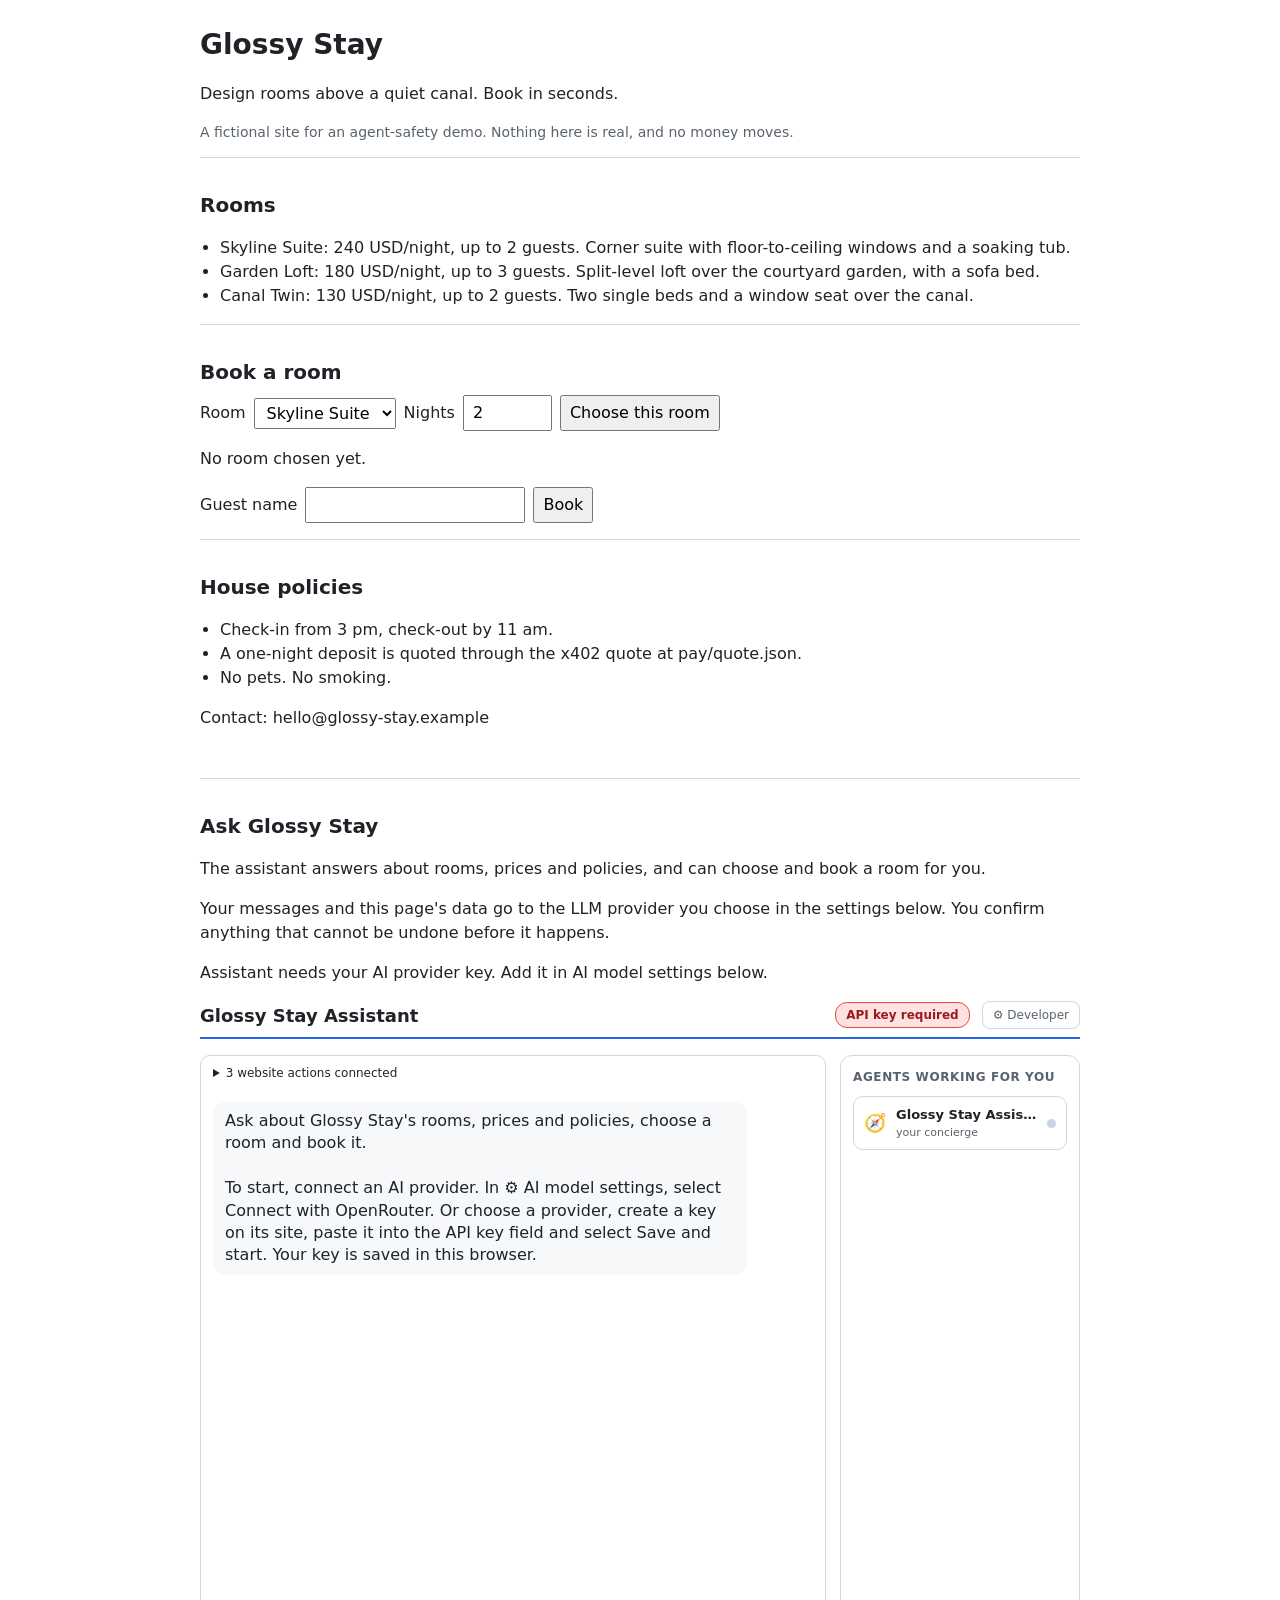
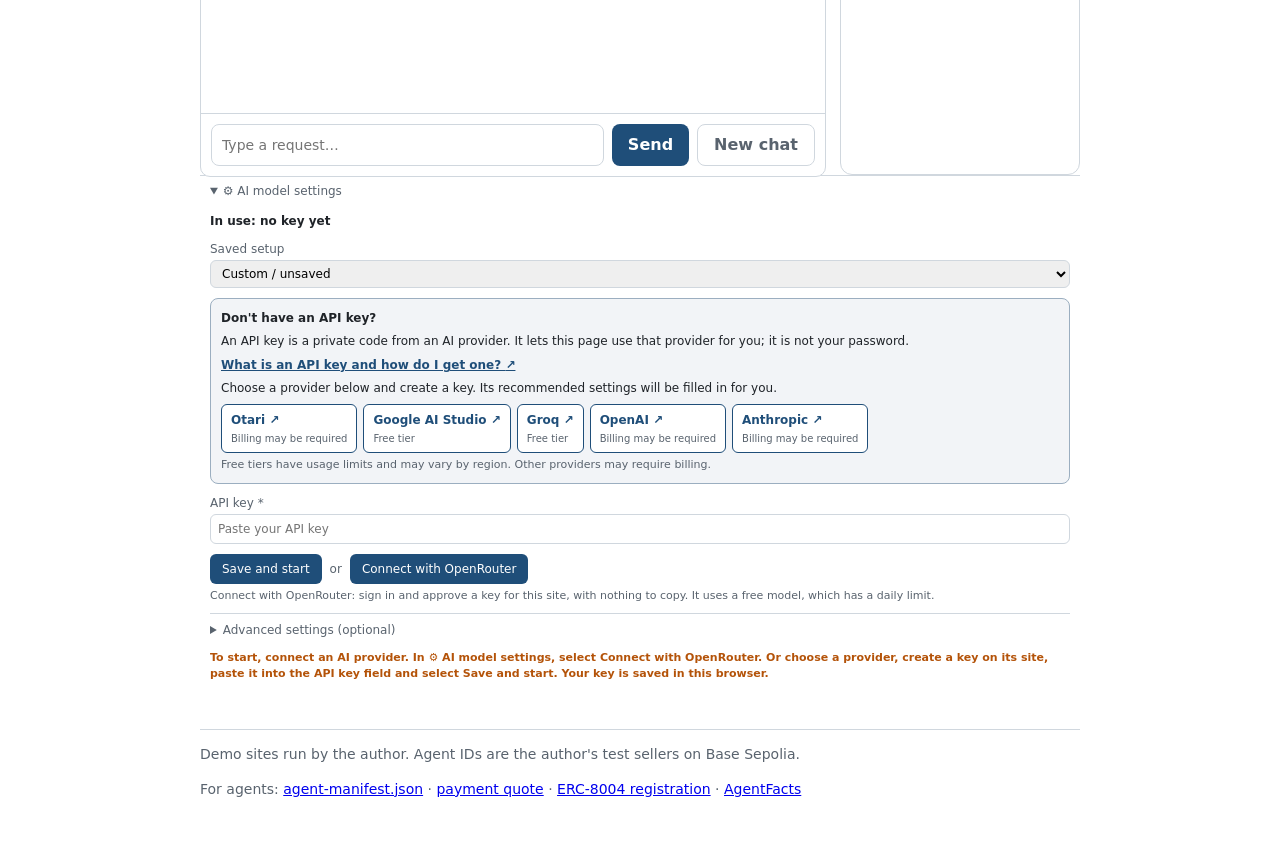
<file: glossy-stay/index.html>
<!doctype html>
<html lang="en">
  <head>
    <meta charset="utf-8">
    <meta name="viewport" content="width=device-width, initial-scale=1">
    <title>Glossy Stay</title>
    <link rel="stylesheet" href="styles.css">
    <link rel="stylesheet" href="assistant.css">
    <script type="module" src="js/app.js"></script>
    <script type="module" src="site.js"></script>
  </head>
  <body>
    <header>
      <h1>Glossy Stay</h1>
      <p>Design rooms above a quiet canal. Book in seconds.</p>
      <p class="demo-note">A fictional site for an agent-safety demo. Nothing here is real, and no money moves.</p>
    </header>
    <main>
      <section aria-labelledby="rooms-heading">
        <h2 id="rooms-heading">Rooms</h2>
        <ul id="room-list"></ul>
      </section>
      <section aria-labelledby="book-heading">
        <h2 id="book-heading">Book a room</h2>
        <form id="select-form">
          <label for="room-select">Room</label>
          <select id="room-select"></select>
          <label for="nights-input">Nights</label>
          <input id="nights-input" type="number" min="1" max="14" value="2">
          <button type="submit">Choose this room</button>
        </form>
        <p id="selection-summary" role="status">No room chosen yet.</p>
        <form id="booking-form">
          <label for="guest-name">Guest name</label>
          <input id="guest-name" type="text" maxlength="80" autocomplete="name">
          <button type="submit">Book</button>
        </form>
        <p id="booking-result" role="status"></p>
      </section>
      <section aria-labelledby="policy-heading">
        <h2 id="policy-heading">House policies</h2>
        <ul id="policy-list"></ul>
        <p>Contact: hello@glossy-stay.example</p>
      </section>
      <section id="assistant" class="assistant" aria-labelledby="assistant-heading">
        <h2 id="assistant-heading">Ask Glossy Stay</h2>
        <p>The assistant answers about rooms, prices and policies, and can choose and book a room for you.</p>
        <p class="assistant-note">Your messages and this page's data go to the LLM provider you choose in the settings below. You confirm anything that cannot be undone before it happens.</p>
        <p id="assistant-status" role="status">Connecting the assistant… If this message stays, the assistant could not load. You can still use the page directly.</p>
        <div id="agent-app">
          <div data-ns-slot="header"></div>
          <div class="assistant-panels">
            <div data-ns-slot="chat"></div>
            <div data-ns-slot="agents"></div>
          </div>
          <div data-ns-slot="settings"></div>
        </div>
      </section>
    </main>
    <footer>
      <p class="demo-note">Demo sites run by the author. Agent IDs are the author's test sellers on Base Sepolia.</p>
      <p>For agents: <a href="agent-manifest.json">agent-manifest.json</a> · <a href="pay/quote.json">payment quote</a> · <a href=".well-known/agent-registration.json">ERC-8004 registration</a> · <a href=".well-known/agentfacts.json">AgentFacts</a></p>
    </footer>
  </body>
</html>
</file>
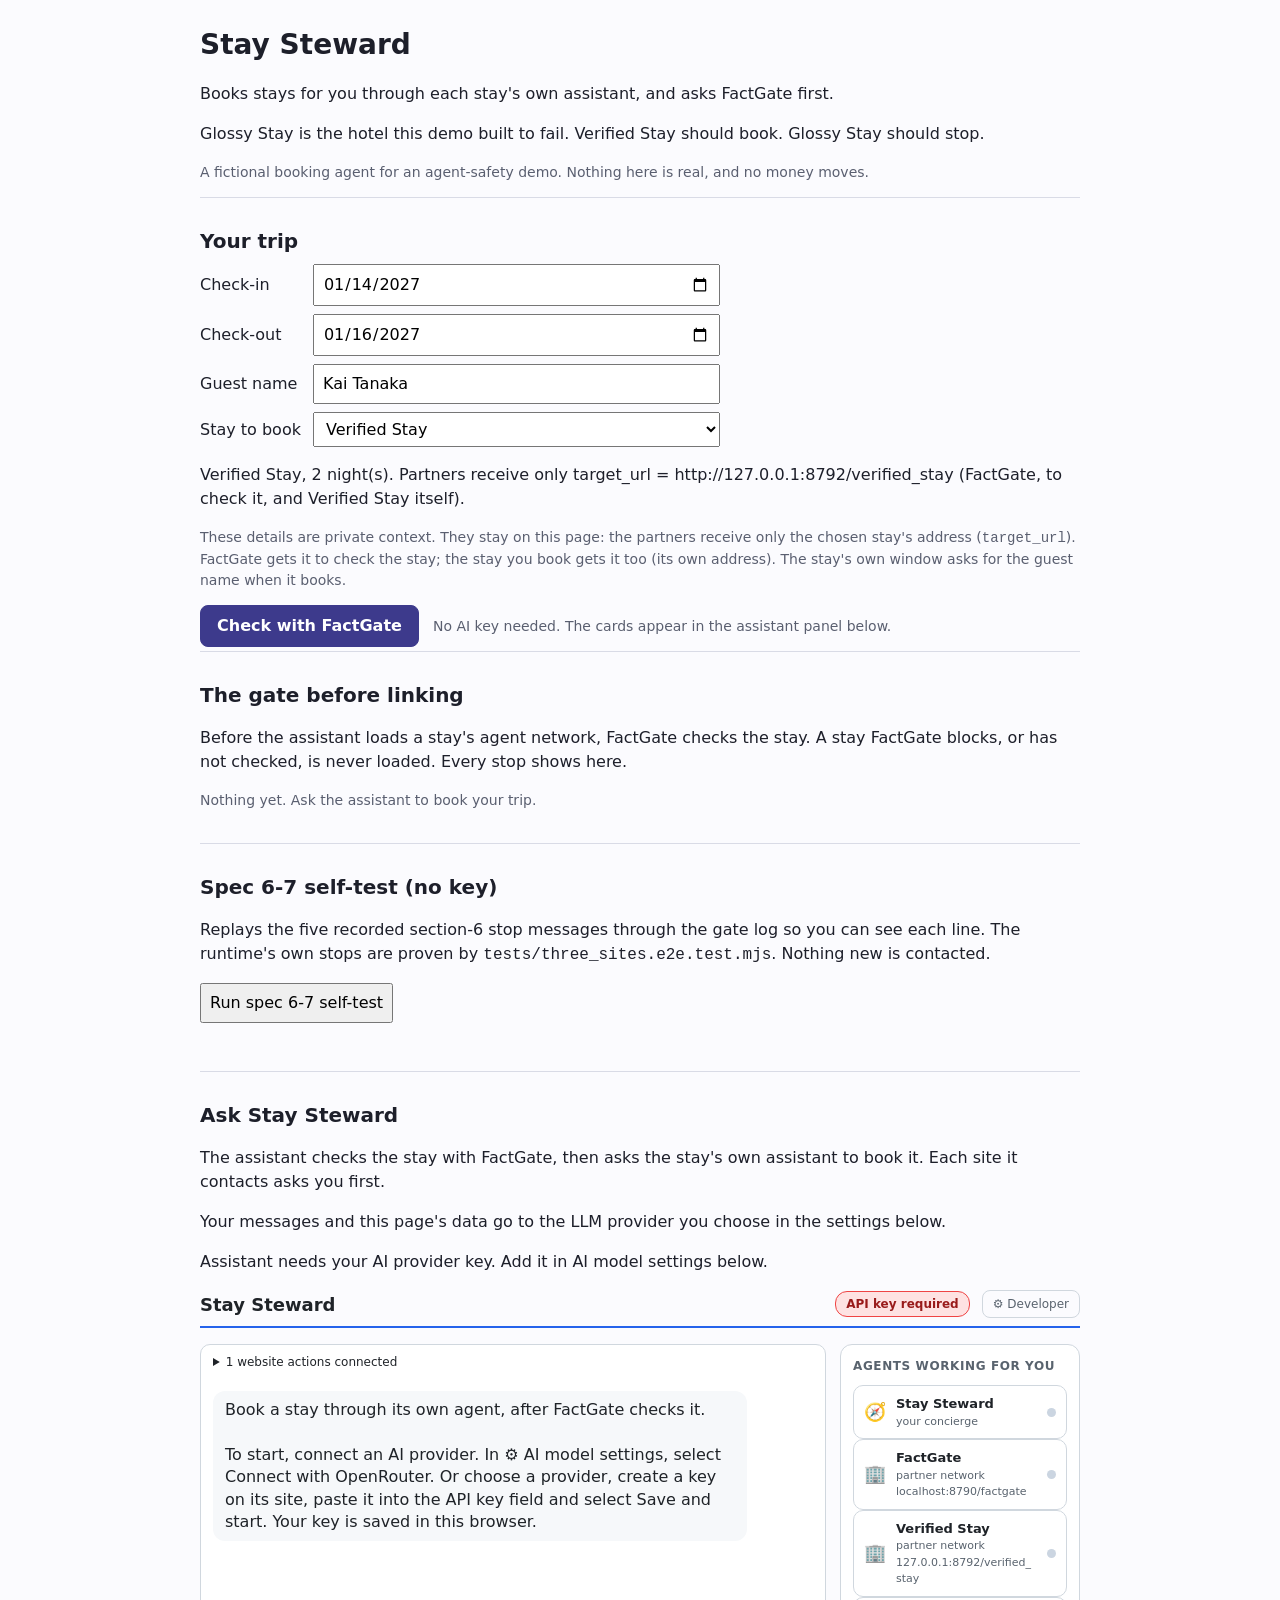
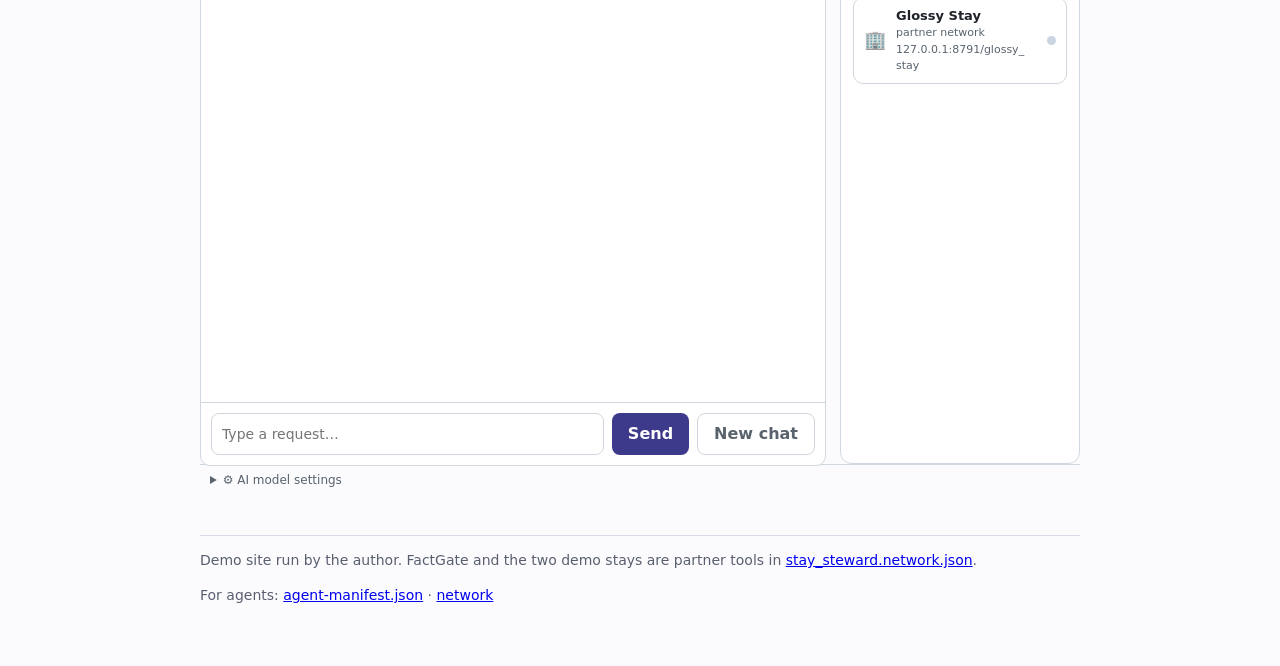
<file: stay-steward/index.html>
<!doctype html>
<html lang="en">
  <head>
    <meta charset="utf-8">
    <meta name="viewport" content="width=device-width, initial-scale=1">
    <title>Stay Steward</title>
    <link rel="icon" href="favicon.svg">
    <link rel="stylesheet" href="styles.css">
    <link rel="stylesheet" href="assistant.css">
    <script type="module" src="js/page.mjs"></script>
    <script type="module" src="site.js"></script>
  </head>
  <body>
    <header>
      <h1>Stay Steward</h1>
      <p>Books stays for you through each stay's own assistant, and asks FactGate first.</p>
      <p class="demo-stays">Glossy Stay is the hotel this demo built to fail. Verified Stay should book. Glossy Stay should stop.</p>
      <p class="demo-note">A fictional booking agent for an agent-safety demo. Nothing here is real, and no money moves.</p>
    </header>
    <main>
      <section aria-labelledby="trip-heading">
        <h2 id="trip-heading">Your trip</h2>
        <form id="trip-form">
          <label for="trip-in">Check-in</label>
          <input id="trip-in" type="date">
          <label for="trip-out">Check-out</label>
          <input id="trip-out" type="date">
          <label for="trip-name">Guest name</label>
          <input id="trip-name" type="text" maxlength="80" autocomplete="name">
          <label for="trip-stay">Stay to book</label>
          <select id="trip-stay"></select>
        </form>
        <p id="trip-out-status" role="status"></p>
        <p class="note">These details are private context. They stay on this page: the partners receive only the chosen stay's address (<code>target_url</code>). FactGate gets it to check the stay; the stay you book gets it too (its own address). The stay's own window asks for the guest name when it books.</p>
        <div class="check-row">
          <button id="check-factgate" type="button" disabled>Check with FactGate</button>
          <p id="check-status" class="note" role="status">Loading the agent runtime…</p>
        </div>
      </section>
      <section aria-labelledby="gate-heading">
        <h2 id="gate-heading">The gate before linking</h2>
        <p>Before the assistant loads a stay's agent network, FactGate checks the stay. A stay FactGate blocks, or has not checked, is never loaded. Every stop shows here.</p>
        <p id="gate-empty" class="note">Nothing yet. Ask the assistant to book your trip.</p>
        <ol id="gate-log"></ol>
      </section>
      <section aria-labelledby="spec67-heading">
        <h2 id="spec67-heading">Spec 6-7 self-test (no key)</h2>
        <p>Replays the five recorded section-6 stop messages through the gate log so you can see each line. The runtime's own stops are proven by <code>tests/three_sites.e2e.test.mjs</code>. Nothing new is contacted.</p>
        <div class="check-row">
          <button id="spec67-self-test" type="button">Run spec 6-7 self-test</button>
          <p id="spec67-status" class="note" role="status"></p>
        </div>
        <ol id="spec67-log"></ol>
      </section>
      <section id="assistant" class="assistant" aria-labelledby="assistant-heading">
        <h2 id="assistant-heading">Ask Stay Steward</h2>
        <p>The assistant checks the stay with FactGate, then asks the stay's own assistant to book it. Each site it contacts asks you first.</p>
        <p class="assistant-note">Your messages and this page's data go to the LLM provider you choose in the settings below.</p>
        <p id="assistant-status" role="status">Connecting the assistant… If this message stays, the assistant could not load. You can still use the page directly.</p>
        <div id="agent-app" data-settings-default-closed="true">
          <div data-ns-slot="header"></div>
          <div class="assistant-panels">
            <div data-ns-slot="chat"></div>
            <div data-ns-slot="agents"></div>
          </div>
          <details class="ns-settings">
            <summary>⚙ AI model settings</summary>
            <div data-ns-slot="settings"></div>
          </details>
        </div>
      </section>
    </main>
    <footer>
      <p class="demo-note">Demo site run by the author. FactGate and the two demo stays are partner tools in <a href="stay_steward.network.json">stay_steward.network.json</a>.</p>
      <p>For agents: <a href="agent-manifest.json">agent-manifest.json</a> · <a href="stay_steward.network.json">network</a></p>
    </footer>
  </body>
</html>
</file>
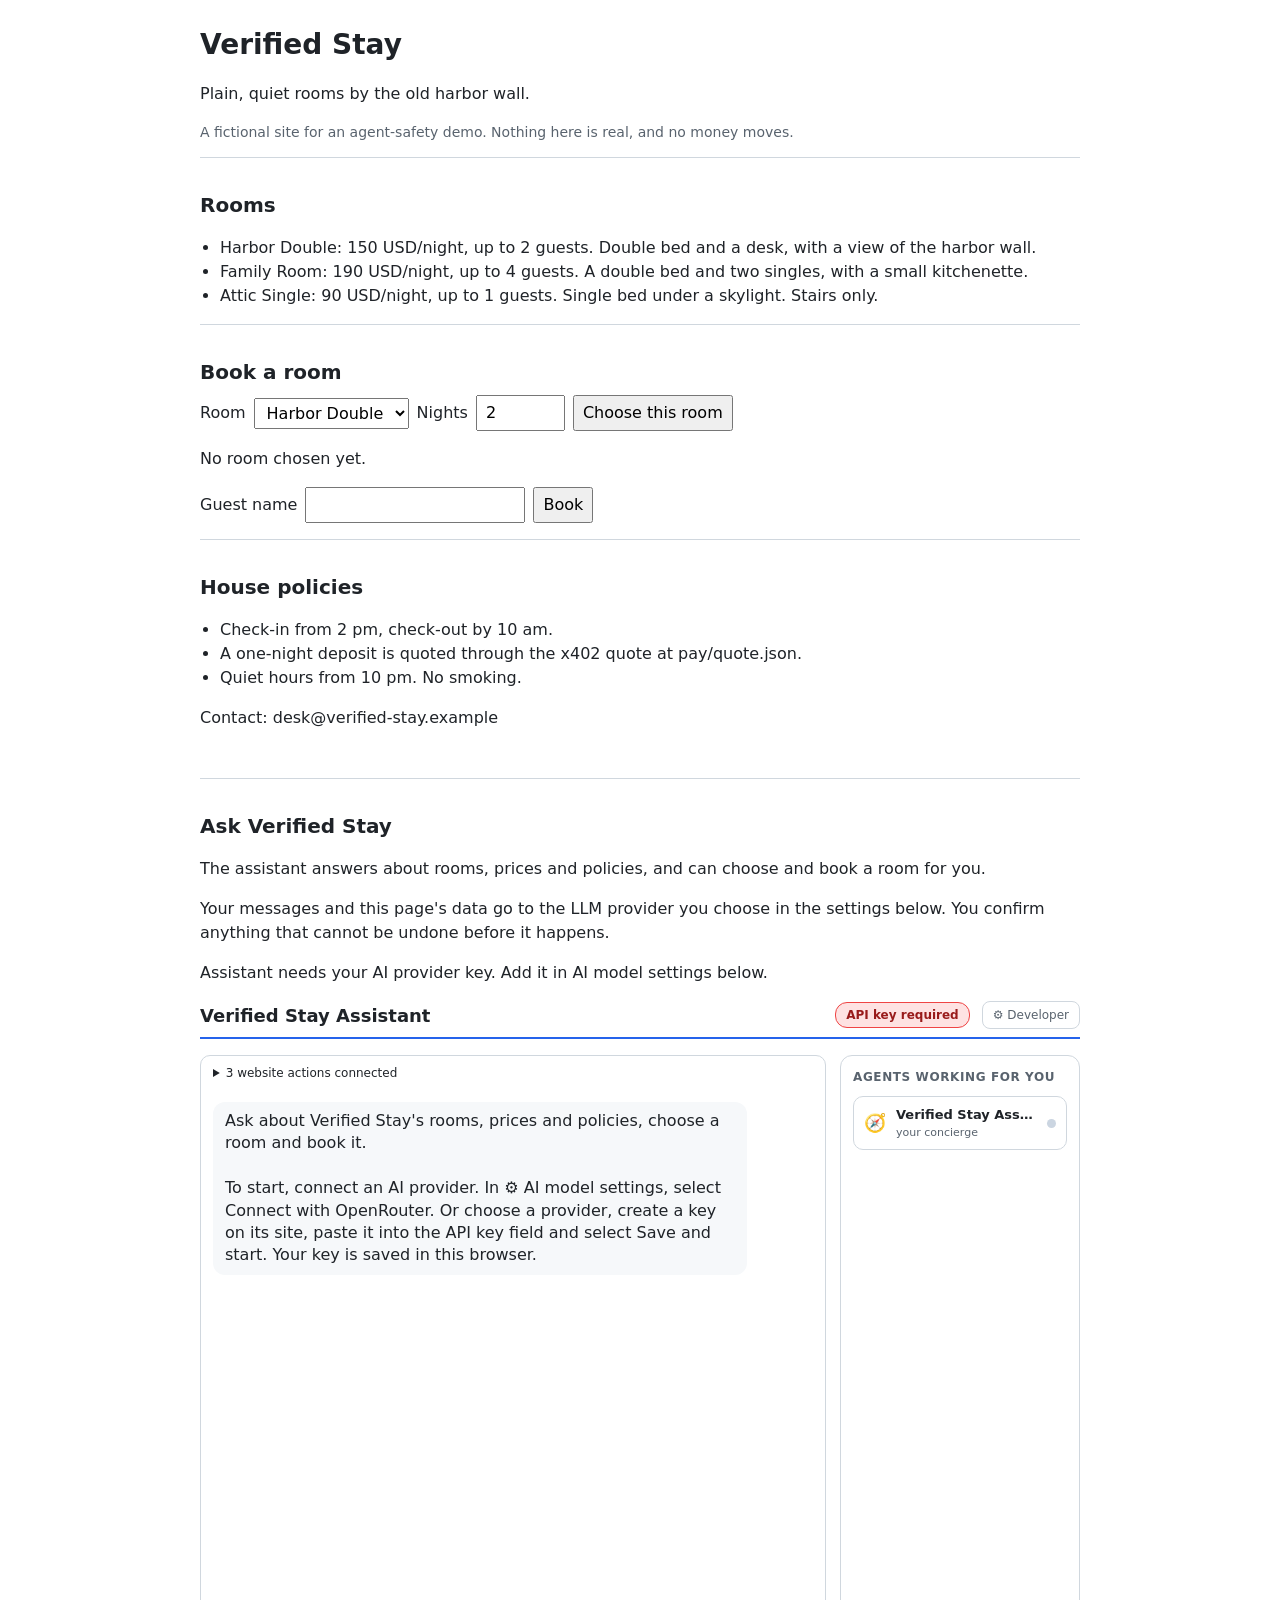
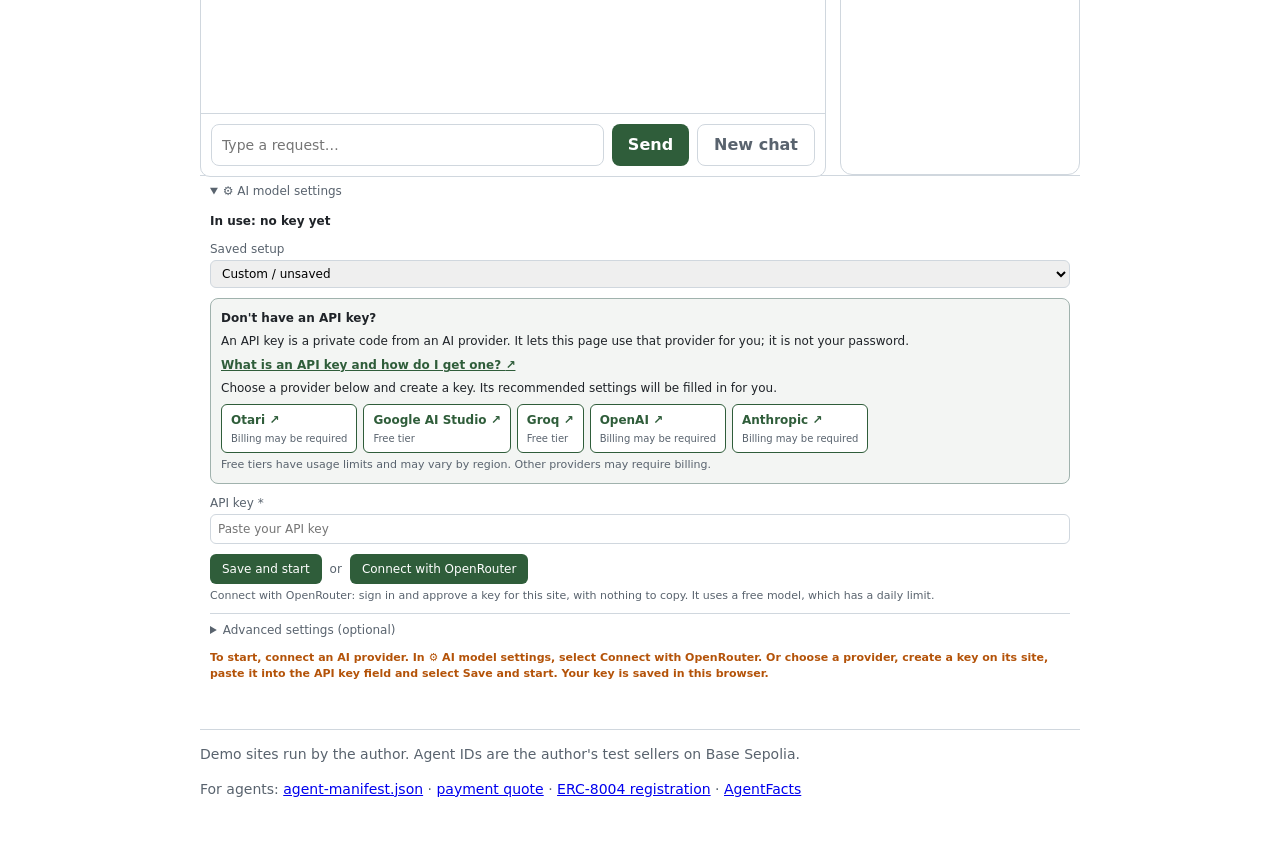
<file: verified-stay/index.html>
<!doctype html>
<html lang="en">
  <head>
    <meta charset="utf-8">
    <meta name="viewport" content="width=device-width, initial-scale=1">
    <title>Verified Stay</title>
    <link rel="stylesheet" href="styles.css">
    <link rel="stylesheet" href="assistant.css">
    <script type="module" src="js/app.js"></script>
    <script type="module" src="site.js"></script>
  </head>
  <body>
    <header>
      <h1>Verified Stay</h1>
      <p>Plain, quiet rooms by the old harbor wall.</p>
      <p class="demo-note">A fictional site for an agent-safety demo. Nothing here is real, and no money moves.</p>
    </header>
    <main>
      <section aria-labelledby="rooms-heading">
        <h2 id="rooms-heading">Rooms</h2>
        <ul id="room-list"></ul>
      </section>
      <section aria-labelledby="book-heading">
        <h2 id="book-heading">Book a room</h2>
        <form id="select-form">
          <label for="room-select">Room</label>
          <select id="room-select"></select>
          <label for="nights-input">Nights</label>
          <input id="nights-input" type="number" min="1" max="14" value="2">
          <button type="submit">Choose this room</button>
        </form>
        <p id="selection-summary" role="status">No room chosen yet.</p>
        <form id="booking-form">
          <label for="guest-name">Guest name</label>
          <input id="guest-name" type="text" maxlength="80" autocomplete="name">
          <button type="submit">Book</button>
        </form>
        <p id="booking-result" role="status"></p>
      </section>
      <section aria-labelledby="policy-heading">
        <h2 id="policy-heading">House policies</h2>
        <ul id="policy-list"></ul>
        <p>Contact: desk@verified-stay.example</p>
      </section>
      <section id="assistant" class="assistant" aria-labelledby="assistant-heading">
        <h2 id="assistant-heading">Ask Verified Stay</h2>
        <p>The assistant answers about rooms, prices and policies, and can choose and book a room for you.</p>
        <p class="assistant-note">Your messages and this page's data go to the LLM provider you choose in the settings below. You confirm anything that cannot be undone before it happens.</p>
        <p id="assistant-status" role="status">Connecting the assistant… If this message stays, the assistant could not load. You can still use the page directly.</p>
        <div id="agent-app">
          <div data-ns-slot="header"></div>
          <div class="assistant-panels">
            <div data-ns-slot="chat"></div>
            <div data-ns-slot="agents"></div>
          </div>
          <div data-ns-slot="settings"></div>
        </div>
      </section>
    </main>
    <footer>
      <p class="demo-note">Demo sites run by the author. Agent IDs are the author's test sellers on Base Sepolia.</p>
      <p>For agents: <a href="agent-manifest.json">agent-manifest.json</a> · <a href="pay/quote.json">payment quote</a> · <a href=".well-known/agent-registration.json">ERC-8004 registration</a> · <a href=".well-known/agentfacts.json">AgentFacts</a></p>
    </footer>
  </body>
</html>
</file>
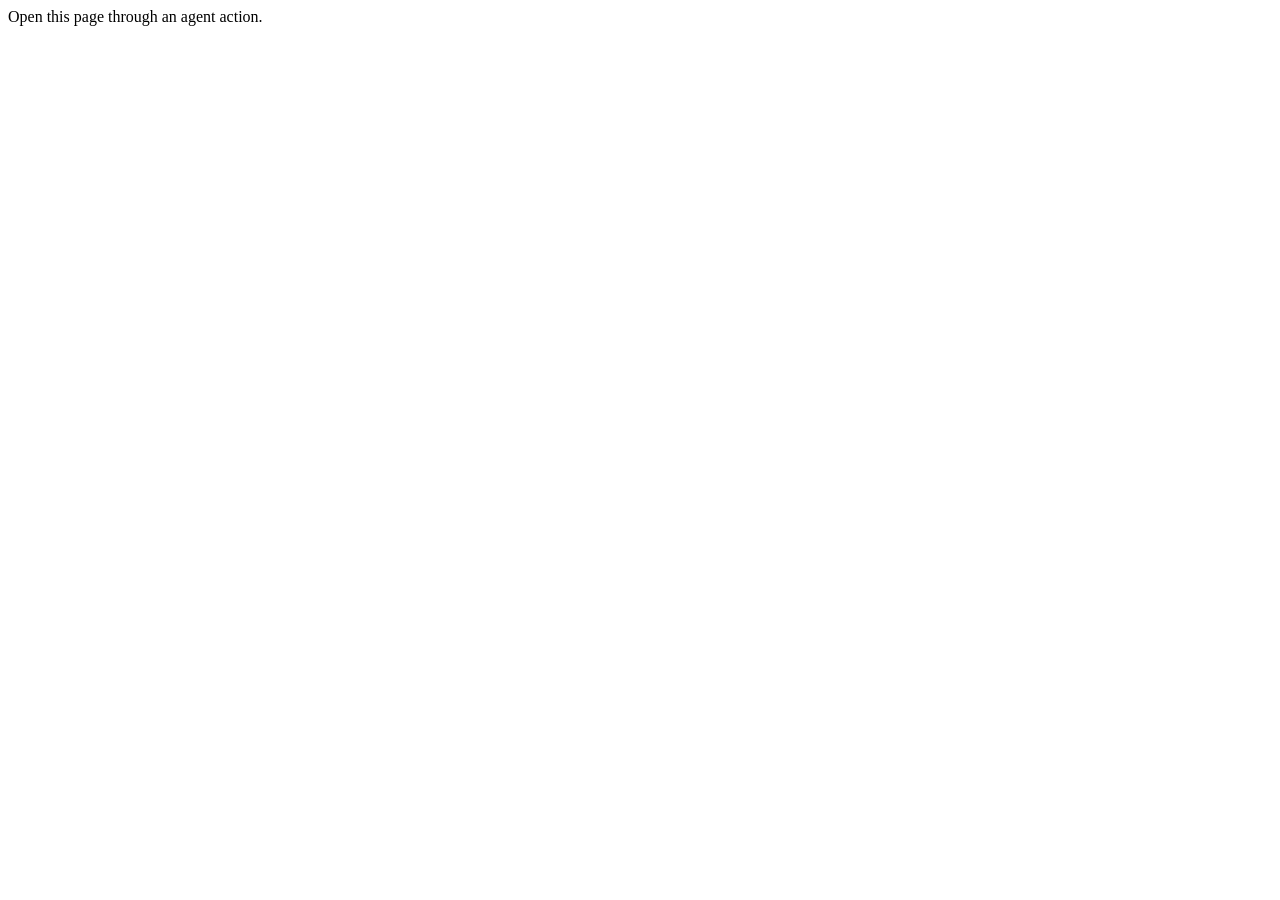
<file: glossy-stay/bridge/action-bridge.html>
<!doctype html>
<!--
  Action bridge, copied here by build_network.mjs. Do not edit it.
  Other agent sites load this page in a hidden frame before they run this site's network.
  It reads agent-manifest.json in this folder. That manifest names bridge-actions.js when
  this folder has it, and the page then shares the actions it registers with the callers
  they list. Otherwise it shares no actions and loads none of the site's own code.
  Do not block framing for this folder.
-->
<html lang="en">
  <head>
    <meta charset="utf-8">
    <meta name="robots" content="noindex">
    <title>Action bridge</title>
    <script type="module" src="../runtime/action-bridge.js"></script>
  </head>
  <body></body>
</html>
</file>
<file: glossy-stay/styles.css>
:root {
  --ink: #1f2328;
  --muted: #59636e;
  --line: #d0d7de;
  --bg: #ffffff;
  --ns-primary: #1f4e79;
  --ns-accent: #1f4e79;
}

body {
  margin: 0 auto;
  max-width: 880px;
  padding: 24px 16px 48px;
  font: 16px/1.5 system-ui, sans-serif;
  color: var(--ink);
  background: var(--bg);
}

h1 { margin: 0 0 4px; font-size: 28px; }
h2 { margin: 32px 0 8px; font-size: 20px; }
section { border-top: 1px solid var(--line); }
ul { padding-left: 20px; }
form { display: flex; flex-wrap: wrap; gap: 8px; align-items: center; margin: 8px 0; }
input, select, button { font: inherit; padding: 4px 8px; }
.demo-note, footer { color: var(--muted); font-size: 14px; }
footer { margin-top: 40px; border-top: 1px solid var(--line); }
</file>
<file: glossy-stay/assistant.css>
/* Assistant layout. Append to the site's stylesheet and set the colors to the site's palette. */
.assistant { margin-top: 48px; }

/* The runtime reads these variables for its chat, settings and agent panels.
   The chat background below also uses --ns-bg. White text sits on --ns-primary (the
   visitor's messages, Send, and the chat form and settings buttons) and on --ns-accent
   (Send while a turn is steered), so give both at least 4.5:1 contrast with white.
   --ns-accent also underlines the chat header. */
#agent-app {
  --ns-font: system-ui, sans-serif;
  --ns-bg: #ffffff;
  --ns-fg: #1f2328;
  --ns-primary: #2563eb;
  --ns-accent: #2563eb;
  --ns-border: #d0d7de;
  --ns-panelbg: #ffffff;
  --ns-msgbg: #f6f8fa;
  --ns-muted: #59636e;
}

.assistant-panels {
  display: grid;
  grid-template-columns: minmax(0, 1fr) 240px;
  gap: 16px;
  margin-top: 16px;
}

/* Set the height once the runtime has mounted the chat, so a failed load leaves no
   empty box. */
#agent-app.ns-composed-app [data-ns-slot="chat"] { height: 720px; }
/* The runtime gives the chat no background of its own. Keep --ns-msgbg different from
   --ns-bg, or bot replies lose their bubble. */
#agent-app .ns-chat { background: var(--ns-bg); }

/* Site-wide form rules often stretch the runtime's own controls. Undo them here. */
#agent-app input[type="checkbox"],
#agent-app input[type="radio"] { width: auto; }
#agent-app .ns-header { flex-wrap: wrap; }
/* Site label rules add margins and bold text, and the inputs inside the labels inherit
   the weight. */
#agent-app .ns-settings-body label { margin: 4px 0; font-weight: 400; }
/* Chat forms label radio groups with a legend, so site legend fonts would reach them. */
#agent-app .ns-w-label { font-family: inherit; }
/* Site label rules add margins to chat form fields and make their options bold. */
#agent-app .ns-widget label { margin: 0; }
#agent-app .ns-w-radio label,
#agent-app .ns-w-multi label,
#agent-app .ns-w-toggle { font-weight: 400; }
/* The runtime sizes radio and multi-choice options but not the checkbox label. */
#agent-app .ns-w-toggle { font-size: 13px; }
/* The runtime spaces its buttons with gap. A site's button margin pushes Send below the input. */
#agent-app button { margin: 0; }
/* Chat choices are buttons with a light background. A site's button color can hide their
   titles. */
#agent-app .ns-w-choice { color: var(--ns-fg); }
/* A site's button:hover background also reaches the runtime's plain buttons, behind
   their dark text. Keep the runtime's own backgrounds. */
#agent-app .ns-devtoggle:not(.on):hover,
#agent-app .ns-modal-close:hover { background: transparent; }
#agent-app .ns-w-choice:disabled:hover { background: #fafbfc; }
/* The runtime's message rule hides the partner consent card's own background, and its
   Decline label then has too little contrast. */
#agent-app .ns-consent { background: #fffbeb; }
/* While a consent card waits, the status line above it already says "Contacting", though
   nothing has been sent. Hide it until the visitor answers. */
#agent-app .ns-msgs:has(.ns-consent-actions) > .ns-turn-status { display: none; }
/* Long links in a reply would run out of the bubble on a phone. "anywhere" would also
   let the consent card's buttons shrink and split their labels. */
#agent-app .ns-msg { overflow-wrap: break-word; }
/* On a phone the consent card is too narrow for its three buttons in one row, and
   "Always allow" breaks onto two lines. Keep each label whole and wrap the row. */
#agent-app .ns-consent-actions { flex-wrap: wrap; }
#agent-app .ns-consent-actions button { white-space: nowrap; }

/* site.js and the runtime add their confirmation dialogs to <body>, outside #agent-app.
   Site h2 rules reach the heading, and the two buttons touch. A right margin keeps
   wrapped buttons lined up on the left. */
body > dialog h2 { margin: 0 0 12px; font: 700 1.25em system-ui, sans-serif; }
body > dialog button { margin-right: 8px; }
/* site.js's dialog: the details in two columns, and a plain decline button, so the two
   choices do not look the same. */
.assistant-review { max-width: 640px; width: 85%; max-height: 85vh; overflow: auto; border: 1px solid #888; border-radius: 12px; padding: 24px; font: 16px system-ui, sans-serif; }
.assistant-review dl { display: grid; grid-template-columns: fit-content(40%) 1fr; gap: 4px 16px; margin: 12px 0; }
.assistant-review dt { font-weight: 600; }
.assistant-review dd { margin: 0; overflow-wrap: anywhere; }
.assistant-review details { margin: 12px 0; }
.assistant-review pre { white-space: pre-wrap; overflow-wrap: anywhere; }
.assistant-review .assistant-decline { background: transparent; color: inherit; border: 1px solid currentColor; }

@media (max-width: 760px) {
  .assistant-panels { grid-template-columns: 1fr; }
  /* On a phone, each detail goes under its label, so an email is not split. */
  .assistant-review dl { grid-template-columns: 1fr; gap: 0; }
  .assistant-review dd { margin-bottom: 8px; }
}
</file>
<file: stay-steward/styles.css>
:root {
  --ink: #1d1f2a;
  --muted: #5a5f70;
  --line: #d9dbe6;
  --bg: #fbfbfe;
  --block: #9f1428;
  --caution: #845400;
  --allow: #146c35;
  --ns-primary: #3d3a8c;
  --ns-accent: #3d3a8c;
}
body { margin: 0 auto; max-width: 880px; padding: 24px 16px 48px; font: 16px/1.5 system-ui, sans-serif; color: var(--ink); background: var(--bg); }
h1 { margin: 0 0 4px; font-size: 28px; }
h2 { margin: 28px 0 8px; font-size: 20px; }
section { border-top: 1px solid var(--line); }
form#trip-form { display: grid; grid-template-columns: max-content minmax(0, 1fr); gap: 8px 12px; align-items: center; max-width: 520px; }
input, select, button { font: inherit; padding: 6px 8px; min-width: 0; }
code { overflow-wrap: anywhere; }
.demo-note, .note, footer { color: var(--muted); font-size: 14px; }
#gate-log { padding-left: 0; list-style: none; display: grid; gap: 6px; }
#gate-log li { display: grid; grid-template-columns: max-content minmax(0, 1fr); gap: 10px; border: 1px solid var(--line); border-left: 5px solid var(--muted); border-radius: 8px; padding: 6px 10px; background: #fff; font-size: 14px; overflow-wrap: anywhere; }
#gate-log time { color: var(--muted); font-variant-numeric: tabular-nums; }
#gate-log li.log-stop { border-left-color: var(--block); }
#gate-log li.log-allow { border-left-color: var(--allow); }
#gate-log li.log-caution { border-left-color: var(--caution); }
#gate-log li.log-block { border-left-color: var(--block); }
#gate-log li.log-context { border-left-color: var(--ns-primary); }
.check-row { display: flex; flex-wrap: wrap; align-items: center; gap: 8px 14px; margin: 12px 0 4px; }
.check-row p { margin: 0; flex: 1 1 260px; }
#check-factgate { background: var(--ns-primary); color: #fff; border: 1px solid var(--ns-primary); border-radius: 8px; padding: 8px 16px; font-weight: 600; cursor: pointer; }
#check-factgate:disabled { opacity: 0.55; cursor: progress; }
#gate-log li.log-done { border-left-color: var(--allow); }
footer { margin-top: 40px; border-top: 1px solid var(--line); }
@media (max-width: 520px) { form#trip-form { grid-template-columns: 1fr; } }
</file>
<file: stay-steward/assistant.css>
/* Assistant layout. Append to the site's stylesheet and set the colors to the site's palette. */
.assistant { margin-top: 48px; }

/* The runtime reads these variables for its chat, settings and agent panels.
   The chat background below also uses --ns-bg. White text sits on --ns-primary (the
   visitor's messages, Send, and the chat form and settings buttons) and on --ns-accent
   (Send while a turn is steered), so give both at least 4.5:1 contrast with white.
   --ns-accent also underlines the chat header. */
#agent-app {
  --ns-font: system-ui, sans-serif;
  --ns-bg: #ffffff;
  --ns-fg: #1f2328;
  --ns-primary: #2563eb;
  --ns-accent: #2563eb;
  --ns-border: #d0d7de;
  --ns-panelbg: #ffffff;
  --ns-msgbg: #f6f8fa;
  --ns-muted: #59636e;
}

.assistant-panels {
  display: grid;
  grid-template-columns: minmax(0, 1fr) 240px;
  gap: 16px;
  margin-top: 16px;
}

/* Set the height once the runtime has mounted the chat, so a failed load leaves no
   empty box. */
#agent-app.ns-composed-app [data-ns-slot="chat"] { height: 720px; }
/* The runtime gives the chat no background of its own. Keep --ns-msgbg different from
   --ns-bg, or bot replies lose their bubble. */
#agent-app .ns-chat { background: var(--ns-bg); }

/* Site-wide form rules often stretch the runtime's own controls. Undo them here. */
#agent-app input[type="checkbox"],
#agent-app input[type="radio"] { width: auto; }
#agent-app .ns-header { flex-wrap: wrap; }
/* Site label rules add margins and bold text, and the inputs inside the labels inherit
   the weight. */
#agent-app .ns-settings-body label { margin: 4px 0; font-weight: 400; }
/* Chat forms label radio groups with a legend, so site legend fonts would reach them. */
#agent-app .ns-w-label { font-family: inherit; }
/* Site label rules add margins to chat form fields and make their options bold. */
#agent-app .ns-widget label { margin: 0; }
#agent-app .ns-w-radio label,
#agent-app .ns-w-multi label,
#agent-app .ns-w-toggle { font-weight: 400; }
/* The runtime sizes radio and multi-choice options but not the checkbox label. */
#agent-app .ns-w-toggle { font-size: 13px; }
/* The runtime spaces its buttons with gap. A site's button margin pushes Send below the input. */
#agent-app button { margin: 0; }
/* Chat choices are buttons with a light background. A site's button color can hide their
   titles. */
#agent-app .ns-w-choice { color: var(--ns-fg); }
/* A site's button:hover background also reaches the runtime's plain buttons, behind
   their dark text. Keep the runtime's own backgrounds. */
#agent-app .ns-devtoggle:not(.on):hover,
#agent-app .ns-modal-close:hover { background: transparent; }
#agent-app .ns-w-choice:disabled:hover { background: #fafbfc; }
/* The runtime's message rule hides the partner consent card's own background, and its
   Decline label then has too little contrast. */
#agent-app .ns-consent { background: #fffbeb; }
/* While a consent card waits, the status line above it already says "Contacting", though
   nothing has been sent. Hide it until the visitor answers. */
#agent-app .ns-msgs:has(.ns-consent-actions) > .ns-turn-status { display: none; }
/* Long links in a reply would run out of the bubble on a phone. "anywhere" would also
   let the consent card's buttons shrink and split their labels. */
#agent-app .ns-msg { overflow-wrap: break-word; }
/* On a phone the consent card is too narrow for its three buttons in one row, and
   "Always allow" breaks onto two lines. Keep each label whole and wrap the row. */
#agent-app .ns-consent-actions { flex-wrap: wrap; }
#agent-app .ns-consent-actions button { white-space: nowrap; }

/* site.js and the runtime add their confirmation dialogs to <body>, outside #agent-app.
   Site h2 rules reach the heading, and the two buttons touch. A right margin keeps
   wrapped buttons lined up on the left. */
body > dialog h2 { margin: 0 0 12px; font: 700 1.25em system-ui, sans-serif; }
body > dialog button { margin-right: 8px; }
/* site.js's dialog: the details in two columns, and a plain decline button, so the two
   choices do not look the same. */
.assistant-review { max-width: 640px; width: 85%; max-height: 85vh; overflow: auto; border: 1px solid #888; border-radius: 12px; padding: 24px; font: 16px system-ui, sans-serif; }
.assistant-review dl { display: grid; grid-template-columns: fit-content(40%) 1fr; gap: 4px 16px; margin: 12px 0; }
.assistant-review dt { font-weight: 600; }
.assistant-review dd { margin: 0; overflow-wrap: anywhere; }
.assistant-review details { margin: 12px 0; }
.assistant-review pre { white-space: pre-wrap; overflow-wrap: anywhere; }
.assistant-review .assistant-decline { background: transparent; color: inherit; border: 1px solid currentColor; }

@media (max-width: 760px) {
  .assistant-panels { grid-template-columns: 1fr; }
  /* On a phone, each detail goes under its label, so an email is not split. */
  .assistant-review dl { grid-template-columns: 1fr; gap: 0; }
  .assistant-review dd { margin-bottom: 8px; }
}
</file>
<file: verified-stay/styles.css>
:root {
  --ink: #1f2328;
  --muted: #59636e;
  --line: #d0d7de;
  --bg: #ffffff;
  --ns-primary: #2f5d3a;
  --ns-accent: #2f5d3a;
}

body {
  margin: 0 auto;
  max-width: 880px;
  padding: 24px 16px 48px;
  font: 16px/1.5 system-ui, sans-serif;
  color: var(--ink);
  background: var(--bg);
}

h1 { margin: 0 0 4px; font-size: 28px; }
h2 { margin: 32px 0 8px; font-size: 20px; }
section { border-top: 1px solid var(--line); }
ul { padding-left: 20px; }
form { display: flex; flex-wrap: wrap; gap: 8px; align-items: center; margin: 8px 0; }
input, select, button { font: inherit; padding: 4px 8px; }
.demo-note, footer { color: var(--muted); font-size: 14px; }
footer { margin-top: 40px; border-top: 1px solid var(--line); }
</file>
<file: verified-stay/assistant.css>
/* Assistant layout. Append to the site's stylesheet and set the colors to the site's palette. */
.assistant { margin-top: 48px; }

/* The runtime reads these variables for its chat, settings and agent panels.
   The chat background below also uses --ns-bg. White text sits on --ns-primary (the
   visitor's messages, Send, and the chat form and settings buttons) and on --ns-accent
   (Send while a turn is steered), so give both at least 4.5:1 contrast with white.
   --ns-accent also underlines the chat header. */
#agent-app {
  --ns-font: system-ui, sans-serif;
  --ns-bg: #ffffff;
  --ns-fg: #1f2328;
  --ns-primary: #2563eb;
  --ns-accent: #2563eb;
  --ns-border: #d0d7de;
  --ns-panelbg: #ffffff;
  --ns-msgbg: #f6f8fa;
  --ns-muted: #59636e;
}

.assistant-panels {
  display: grid;
  grid-template-columns: minmax(0, 1fr) 240px;
  gap: 16px;
  margin-top: 16px;
}

/* Set the height once the runtime has mounted the chat, so a failed load leaves no
   empty box. */
#agent-app.ns-composed-app [data-ns-slot="chat"] { height: 720px; }
/* The runtime gives the chat no background of its own. Keep --ns-msgbg different from
   --ns-bg, or bot replies lose their bubble. */
#agent-app .ns-chat { background: var(--ns-bg); }

/* Site-wide form rules often stretch the runtime's own controls. Undo them here. */
#agent-app input[type="checkbox"],
#agent-app input[type="radio"] { width: auto; }
#agent-app .ns-header { flex-wrap: wrap; }
/* Site label rules add margins and bold text, and the inputs inside the labels inherit
   the weight. */
#agent-app .ns-settings-body label { margin: 4px 0; font-weight: 400; }
/* Chat forms label radio groups with a legend, so site legend fonts would reach them. */
#agent-app .ns-w-label { font-family: inherit; }
/* Site label rules add margins to chat form fields and make their options bold. */
#agent-app .ns-widget label { margin: 0; }
#agent-app .ns-w-radio label,
#agent-app .ns-w-multi label,
#agent-app .ns-w-toggle { font-weight: 400; }
/* The runtime sizes radio and multi-choice options but not the checkbox label. */
#agent-app .ns-w-toggle { font-size: 13px; }
/* The runtime spaces its buttons with gap. A site's button margin pushes Send below the input. */
#agent-app button { margin: 0; }
/* Chat choices are buttons with a light background. A site's button color can hide their
   titles. */
#agent-app .ns-w-choice { color: var(--ns-fg); }
/* A site's button:hover background also reaches the runtime's plain buttons, behind
   their dark text. Keep the runtime's own backgrounds. */
#agent-app .ns-devtoggle:not(.on):hover,
#agent-app .ns-modal-close:hover { background: transparent; }
#agent-app .ns-w-choice:disabled:hover { background: #fafbfc; }
/* The runtime's message rule hides the partner consent card's own background, and its
   Decline label then has too little contrast. */
#agent-app .ns-consent { background: #fffbeb; }
/* While a consent card waits, the status line above it already says "Contacting", though
   nothing has been sent. Hide it until the visitor answers. */
#agent-app .ns-msgs:has(.ns-consent-actions) > .ns-turn-status { display: none; }
/* Long links in a reply would run out of the bubble on a phone. "anywhere" would also
   let the consent card's buttons shrink and split their labels. */
#agent-app .ns-msg { overflow-wrap: break-word; }
/* On a phone the consent card is too narrow for its three buttons in one row, and
   "Always allow" breaks onto two lines. Keep each label whole and wrap the row. */
#agent-app .ns-consent-actions { flex-wrap: wrap; }
#agent-app .ns-consent-actions button { white-space: nowrap; }

/* site.js and the runtime add their confirmation dialogs to <body>, outside #agent-app.
   Site h2 rules reach the heading, and the two buttons touch. A right margin keeps
   wrapped buttons lined up on the left. */
body > dialog h2 { margin: 0 0 12px; font: 700 1.25em system-ui, sans-serif; }
body > dialog button { margin-right: 8px; }
/* site.js's dialog: the details in two columns, and a plain decline button, so the two
   choices do not look the same. */
.assistant-review { max-width: 640px; width: 85%; max-height: 85vh; overflow: auto; border: 1px solid #888; border-radius: 12px; padding: 24px; font: 16px system-ui, sans-serif; }
.assistant-review dl { display: grid; grid-template-columns: fit-content(40%) 1fr; gap: 4px 16px; margin: 12px 0; }
.assistant-review dt { font-weight: 600; }
.assistant-review dd { margin: 0; overflow-wrap: anywhere; }
.assistant-review details { margin: 12px 0; }
.assistant-review pre { white-space: pre-wrap; overflow-wrap: anywhere; }
.assistant-review .assistant-decline { background: transparent; color: inherit; border: 1px solid currentColor; }

@media (max-width: 760px) {
  .assistant-panels { grid-template-columns: 1fr; }
  /* On a phone, each detail goes under its label, so an email is not split. */
  .assistant-review dl { grid-template-columns: 1fr; gap: 0; }
  .assistant-review dd { margin-bottom: 8px; }
}
</file>
